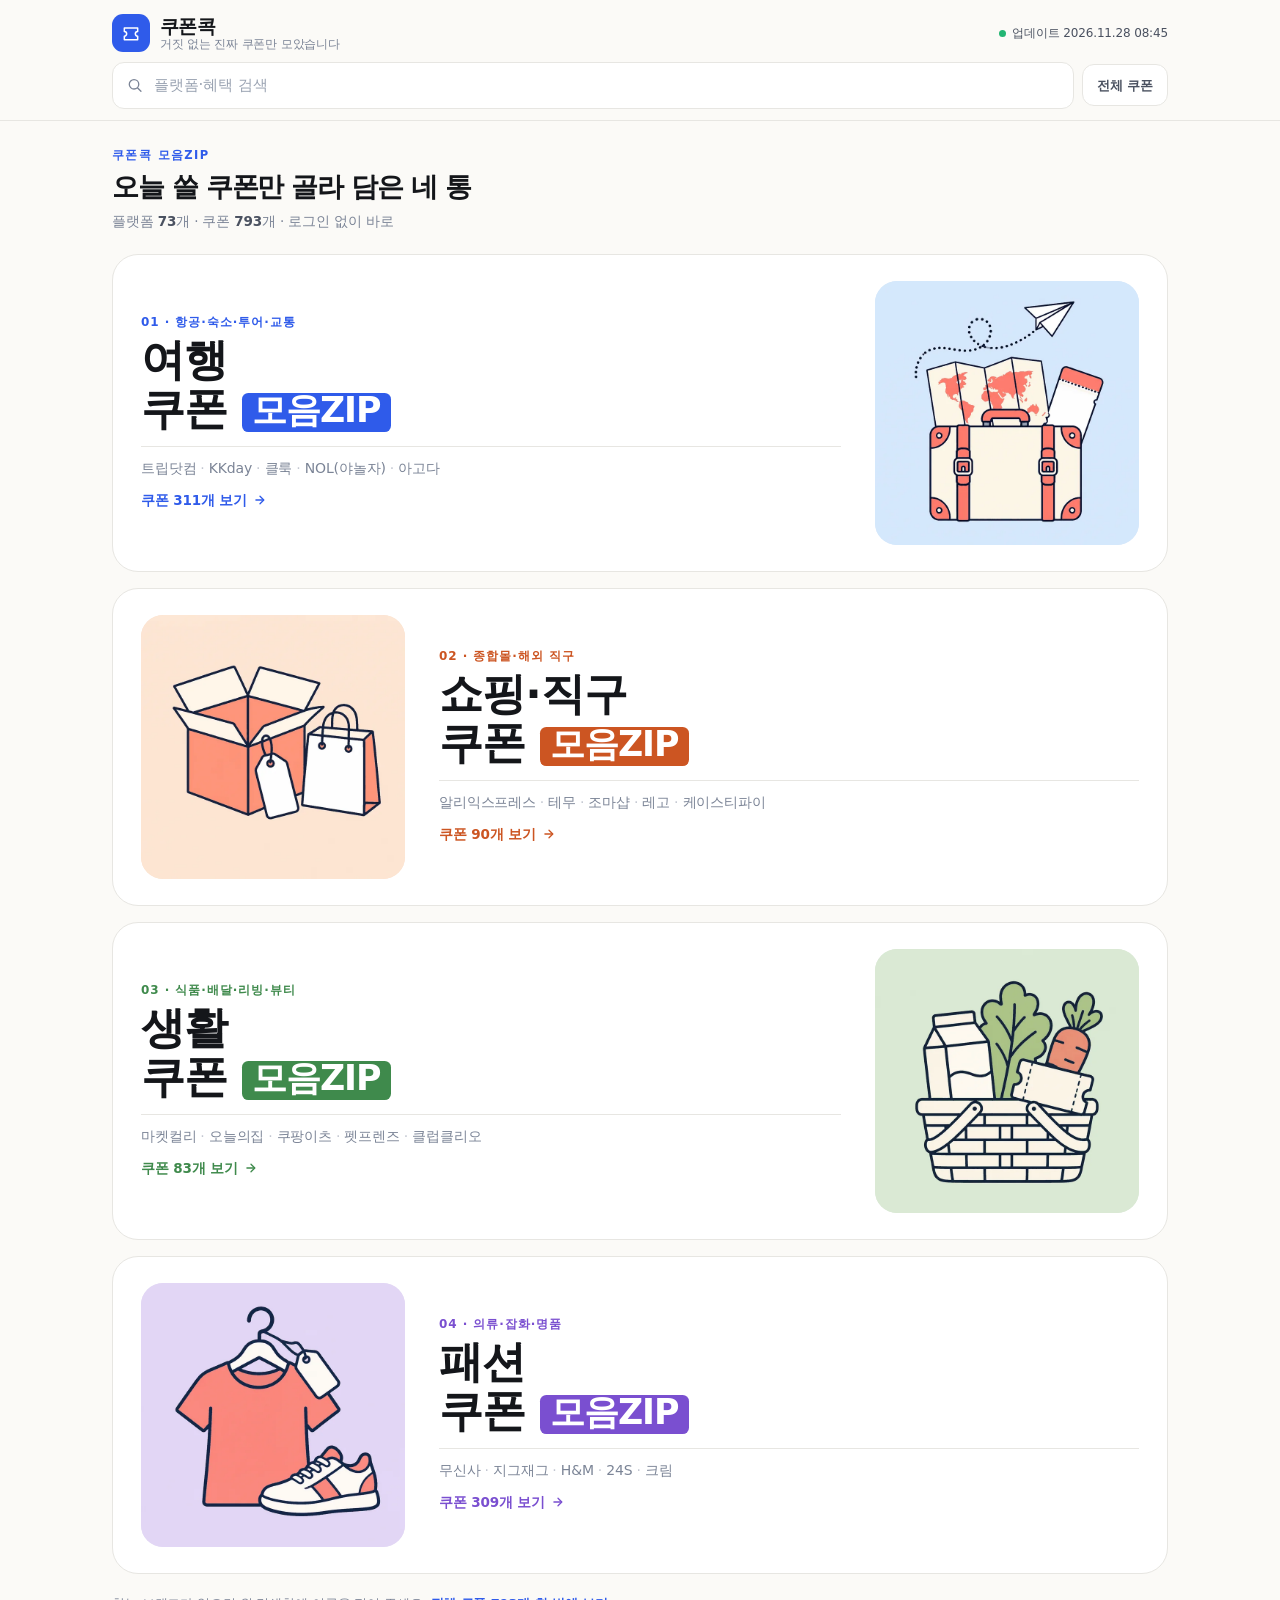
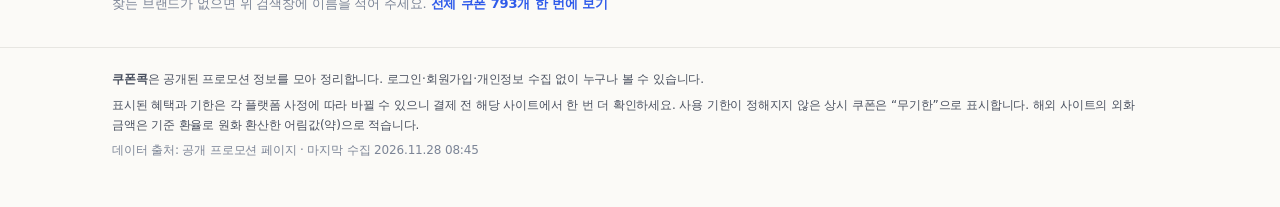
<file: index.html>
<!DOCTYPE html>
<html lang="ko">
<head>
<meta charset="utf-8">
<meta name="viewport" content="width=device-width, initial-scale=1">
<title>쿠폰콕 — 조건 맞춘 할인코드·전용 링크 모음</title>
<meta name="description" content="쿠폰콕 - 여행·쇼핑·생활·패션 쿠폰을 모음ZIP 네 통에 담았습니다. 트립닷컴·알리익스프레스·마켓컬리 등 73개 플랫폼의 할인코드와 전용 링크를 로그인 없이 조건별로 확인하세요.">
<meta name="keywords" content="쿠폰콕, 할인코드, 프로모션 코드, 전용 링크, 할인쿠폰, 트립닷컴 할인코드, 알리익스프레스 쿠폰, 클룩 할인코드">
<meta name="robots" content="index, follow">
<link rel="canonical" href="https://gubin0425k-a11y.github.io/couponkok/">

<meta property="og:type" content="website">
<meta property="og:title" content="쿠폰콕 — 조건 맞춘 할인코드·전용 링크 모음">
<meta property="og:description" content="여행·쇼핑·생활·패션 쿠폰을 모음ZIP 네 통에. 73개 플랫폼의 할인코드와 전용 링크를 조건별로 모았습니다.">
<meta property="og:url" content="https://gubin0425k-a11y.github.io/couponkok/">
<meta property="og:site_name" content="쿠폰콕">
<meta property="og:locale" content="ko_KR">
<meta property="og:image" content="https://gubin0425k-a11y.github.io/couponkok/og-image.png">
<meta property="og:image:width" content="1200">
<meta property="og:image:height" content="630">
<meta property="og:image:type" content="image/png">
<meta property="og:image:alt" content="쿠폰콕 — 할인 쿠폰과 퍼센트 배지 일러스트">

<meta name="twitter:card" content="summary_large_image">
<meta name="twitter:image" content="https://gubin0425k-a11y.github.io/couponkok/og-image.png">
<meta name="twitter:title" content="쿠폰콕 — 조건 맞춘 할인코드·전용 링크 모음">
<meta name="twitter:description" content="여행·쇼핑·생활·패션 쿠폰을 모음ZIP 네 통에. 73개 플랫폼의 할인코드와 전용 링크를 조건별로 모았습니다.">
<meta name="twitter:image:alt" content="쿠폰콕 — 할인 쿠폰과 퍼센트 배지 일러스트">

<link rel="stylesheet" href="./styles.css?v=20261124e">
<link rel="preload" as="image" href="./assets/zip-travel.webp" type="image/webp">
<link rel="icon" href="data:image/svg+xml,%3Csvg xmlns='http://www.w3.org/2000/svg' viewBox='0 0 64 64'%3E%3Crect width='64' height='64' rx='14' fill='%232f5bea'/%3E%3Cpath d='M18 22h28v8a6 6 0 0 0 0 12v8H18v-8a6 6 0 0 0 0-12z' fill='none' stroke='white' stroke-width='4' stroke-linejoin='round'/%3E%3C/svg%3E">
<script type="application/ld+json">
{
  "@context": "https://schema.org",
  "@type": "WebSite",
  "name": "쿠폰콕",
  "url": "https://gubin0425k-a11y.github.io/couponkok/",
  "description": "여행·쇼핑·생활·패션 쿠폰을 모음ZIP 네 통에 담은 조건부 쿠폰 모음. 로그인 없이 확인.",
  "inLanguage": "ko-KR"
}
</script>
</head>
<body>
<a class="skip" href="#main">쿠폰 목록으로 바로가기</a>

<header class="site-header">
  <div class="wrap header-inner">
    <a class="brand" href="#/" aria-label="쿠폰콕 첫 화면">
      <span class="brand-mark" aria-hidden="true">
        <svg viewBox="0 0 24 24" width="20" height="20"><path d="M4 6h16v4.2a2.8 2.8 0 0 0 0 5.6V20H4v-4.2a2.8 2.8 0 0 0 0-5.6Z" fill="none" stroke="currentColor" stroke-width="1.8" stroke-linejoin="round"/></svg>
      </span>
      <span class="brand-text">
        <span class="brand-name">쿠폰콕</span>
        <span class="brand-sub">거짓 없는 진짜 쿠폰만 모았습니다</span>
      </span>
    </a>
    <div class="header-meta">
      <span class="dot" id="status-dot" aria-hidden="true"></span>
      <span id="updated">불러오는 중…</span>
    </div>
  </div>

  <div class="wrap searchbar">
    <label class="search">
      <svg viewBox="0 0 24 24" width="18" height="18" aria-hidden="true"><circle cx="11" cy="11" r="6.5" fill="none" stroke="currentColor" stroke-width="1.8"/><path d="m16 16 4.5 4.5" stroke="currentColor" stroke-width="1.8" stroke-linecap="round"/></svg>
      <input id="search" type="search" placeholder="플랫폼·혜택 검색" autocomplete="off" aria-label="쿠폰 검색">
    </label>
    <a class="ghost-btn" href="#/all" id="all-btn">전체 쿠폰</a>
  </div>
</header>

<main id="main">
  <section class="home wrap" id="home" aria-labelledby="home-title">
    <div class="home-intro">
      <p class="eyebrow">쿠폰콕 모음ZIP</p>
      <h1 class="home-title" id="home-title">오늘 쓸 쿠폰만 골라 담은 네 통</h1>
      <p class="home-sub" id="home-sub">플랫폼 <b id="stat-platforms">-</b>개 · 쿠폰 <b id="stat-coupons">-</b>개 · 로그인 없이 바로</p>
    </div>
    <div class="zip-list" id="zip-list"></div>
    <p class="home-foot">찾는 브랜드가 없으면 위 검색창에 이름을 적어 주세요. <a href="#/all">전체 쿠폰 792개 한 번에 보기</a></p>
  </section>

  <section class="results" id="results" hidden aria-labelledby="view-title">
    <div class="wrap">
      <div class="results-head">
        <button class="back" id="back-btn" type="button" aria-label="모음ZIP 첫 화면으로 돌아가기">
          <svg viewBox="0 0 24 24" width="18" height="18" aria-hidden="true"><path d="M15 5l-7 7 7 7" fill="none" stroke="currentColor" stroke-width="2.1" stroke-linecap="round" stroke-linejoin="round"/></svg>
        </button>
        <div class="results-title">
          <h2 id="view-title">쿠폰</h2>
          <p id="view-sub">-</p>
        </div>
        <p class="count" id="count" aria-live="polite"></p>
      </div>
      <div class="chips" id="type-chips" aria-label="쿠폰 유형 선택"></div>
      <div class="chips subtle" id="platform-chips" aria-label="플랫폼 선택"></div>
    </div>
    <div class="wrap list" id="content"></div>
    <p class="empty" id="empty" hidden>조건에 맞는 쿠폰이 없습니다. 검색어나 유형을 바꿔 보세요.</p>
  </section>
</main>

<footer class="site-footer">
  <div class="wrap">
    <p><strong>쿠폰콕</strong>은 공개된 프로모션 정보를 모아 정리합니다. 로그인·회원가입·개인정보 수집 없이 누구나 볼 수 있습니다.</p>
    <p>표시된 혜택과 기한은 각 플랫폼 사정에 따라 바뀔 수 있으니 결제 전 해당 사이트에서 한 번 더 확인하세요. 사용 기한이 정해지지 않은 상시 쿠폰은 “무기한”으로 표시합니다. 해외 사이트의 외화 금액은 기준 환율로 원화 환산한 어림값(약)으로 적습니다.</p>
    <p class="muted">데이터 출처: 공개 프로모션 페이지 · 마지막 수집 <span id="updated-foot">-</span></p>
  </div>
</footer>

<div class="notice" id="notice" role="dialog" aria-modal="true" aria-labelledby="notice-text" aria-describedby="notice-sub" hidden>
  <div class="notice-card" role="document">
    <p class="notice-text" id="notice-text">제작자는 이 사이트로 인한 어떠한 사건이든 책임을 지지 않습니다.</p>
    <p class="notice-sub" id="notice-sub">쿠폰과 전용 링크는 각 플랫폼 사정에 따라 바뀔 수 있습니다. 동의하면 다시 묻지 않습니다.</p>
    <div class="notice-actions">
      <button type="button" class="notice-btn decline" id="notice-decline">거부</button>
      <button type="button" class="notice-btn agree" id="notice-agree">동의</button>
    </div>
  </div>
</div>

<div class="toast" id="toast" role="status" aria-live="polite"></div>
<script src="./app.js?v=20261124e" defer></script>
</body>
</html>
</file>
<file: styles.css>
:root {
  --ink: #14161a;
  --ink-2: #4a5160;
  --muted: #7b8496;
  --line: #e7e6e2;
  --bg: #fbfaf7;
  --card: #ffffff;
  --accent: #2f5bea;
  --accent-soft: #eef2ff;
  --radius: 14px;
  --shadow: 0 1px 2px rgba(20, 22, 26, .04), 0 10px 26px rgba(20, 22, 26, .05);
  --pad: clamp(16px, 4vw, 32px);
}

* { box-sizing: border-box; }

/* 가로 스크롤을 만들지 않는다. clip 은 스크롤 컨테이너를 만들지 않아
   위쪽 고정 헤더(sticky)가 그대로 동작하고, 지원하지 않는 브라우저는 hidden 으로 떨어진다. */
html { overflow-x: clip; }
body { overflow-x: hidden; overflow-x: clip; }

html { -webkit-text-size-adjust: 100%; scroll-behavior: smooth; }

body {
  margin: 0;
  background: var(--bg);
  color: var(--ink);
  font-family: "Pretendard", "Pretendard Variable", -apple-system, BlinkMacSystemFont,
    "Apple SD Gothic Neo", "Malgun Gothic", "Noto Sans KR", system-ui, sans-serif;
  font-size: 15px;
  line-height: 1.5;
  letter-spacing: -0.01em;
  -webkit-font-smoothing: antialiased;
}

img, svg { max-width: 100%; }
[hidden] { display: none !important; }

.wrap {
  width: 100%;
  max-width: min(1120px, 100%);
  padding-inline: var(--pad);
  margin-inline: auto;
}

.skip {
  position: absolute; left: -9999px; top: 0; padding: 10px 16px;
  background: var(--ink); color: #fff; border-radius: 0 0 8px 0; z-index: 50;
}
.skip:focus { left: 0; }

/* ---------- header ---------- */
.site-header {
  position: sticky; top: 0; z-index: 20;
  background: rgba(251, 250, 247, .93);
  -webkit-backdrop-filter: saturate(180%) blur(12px);
  backdrop-filter: saturate(180%) blur(12px);
  border-bottom: 1px solid var(--line);
}
.header-inner {
  display: flex; align-items: center; justify-content: space-between;
  gap: 12px; padding-block: 11px 9px;
}
.brand {
  display: inline-flex; align-items: center; gap: 10px;
  text-decoration: none; color: inherit; min-width: 0;
}
.brand-mark {
  display: grid; place-items: center; flex: none;
  width: 34px; height: 34px; border-radius: 10px;
  background: var(--accent); color: #fff;
}
.brand-text { display: flex; flex-direction: column; min-width: 0; }
.brand-name { font-size: 17px; font-weight: 900; letter-spacing: -0.03em; line-height: 1.2; }
.brand-sub { font-size: 11.5px; color: var(--muted); line-height: 1.2; white-space: nowrap; }
.header-meta {
  display: flex; align-items: center; gap: 6px;
  font-size: 12px; color: var(--ink-2); white-space: nowrap; flex: none;
}
.dot { width: 7px; height: 7px; border-radius: 50%; background: #22b573; flex: none; }

.searchbar {
  display: flex; align-items: center; gap: 8px;
  padding-bottom: 11px;
}
.search {
  flex: 1 1 auto; min-width: 0; display: flex; align-items: center; gap: 8px;
  background: var(--card); border: 1px solid var(--line);
  border-radius: 12px; padding: 10px 13px; color: var(--muted);
  transition: border-color .15s, box-shadow .15s;
}
.search:focus-within { border-color: #b9c6f7; box-shadow: 0 0 0 3px var(--accent-soft); }
.search input {
  border: 0; outline: 0; background: transparent;
  width: 100%; min-width: 0; font: inherit; color: var(--ink);
}
.search input::placeholder { color: #9aa3b2; }
.ghost-btn {
  flex: none; display: inline-flex; align-items: center;
  height: 42px; padding-inline: 14px; border-radius: 12px;
  border: 1px solid var(--line); background: var(--card);
  color: var(--ink-2); text-decoration: none;
  font-size: 13px; font-weight: 700; white-space: nowrap;
  transition: border-color .12s, color .12s, background .12s;
}
.ghost-btn:hover { border-color: #cdd2dc; color: var(--ink); background: #fdfdff; }

/* ---------- home: 모음ZIP ---------- */
.home { padding-block: clamp(14px, 3vw, 26px) 8px; }

.home-intro { margin-bottom: clamp(14px, 3vw, 22px); }
.eyebrow {
  margin: 0 0 6px; font-size: 11.5px; font-weight: 800;
  letter-spacing: .12em; color: var(--accent); text-transform: uppercase;
}
.home-title {
  margin: 0; font-size: clamp(19px, 4.6vw, 27px); font-weight: 900;
  letter-spacing: -0.045em; line-height: 1.28; word-break: keep-all;
}
.home-sub { margin: 7px 0 0; font-size: clamp(12px, 3vw, 13.5px); color: var(--muted); }
.home-sub b { color: var(--ink-2); font-weight: 700; }

.zip-list {
  display: grid; gap: clamp(10px, 2.4vw, 16px);
}

.zip-card {
  --tone: #eef2ff;
  --zip-accent: var(--accent);
  display: grid;
  grid-template-columns: minmax(0, 1fr) clamp(120px, 32vw, 200px);
  align-items: center;
  gap: clamp(12px, 3.2vw, 34px);
  padding: clamp(13px, 2.6vw, 22px);
  border: 1px solid var(--line);
  border-radius: clamp(18px, 4.2vw, 26px);
  background: var(--card);
  color: inherit; text-decoration: none;
  transition: transform .18s ease, box-shadow .18s ease, border-color .18s ease;
}
.zip-card.flip { grid-template-columns: clamp(120px, 32vw, 200px) minmax(0, 1fr); }
.zip-card.flip .zip-art { order: -1; }
.zip-card:hover {
  transform: translateY(-2px);
  box-shadow: var(--shadow);
  border-color: #dcdbe6;
}
.zip-card:focus-visible { outline: 3px solid rgba(47, 91, 234, .45); outline-offset: 3px; }

.zip-text { min-width: 0; }
.zip-kicker {
  display: block; margin: 0 0 7px;
  font-size: clamp(10px, 2.5vw, 11.5px); font-weight: 800;
  letter-spacing: .08em; color: var(--zip-accent);
  overflow: hidden; text-overflow: ellipsis; white-space: nowrap;
}
.zip-title { margin: 0; font-weight: 900; letter-spacing: -0.05em; line-height: 1.02; }
.zip-title .line {
  display: block;
  font-size: clamp(23px, 6.3vw, 34px);
  word-break: keep-all;
}
.zip-title .line2 { margin-top: 4px; }
.zip-title .zipword {
  display: inline-block;
  font-size: .8em;
  background: var(--zip-accent); color: #fff;
  padding: 0 .3em .1em; border-radius: .18em;
  letter-spacing: -0.03em;
  vertical-align: .06em;
}
.zip-brands {
  margin: clamp(10px, 2.2vw, 14px) 0 0;
  padding-top: clamp(8px, 1.8vw, 11px);
  border-top: 1px solid var(--line);
  font-size: clamp(11px, 2.8vw, 13px);
  line-height: 1.55; color: var(--muted);
  word-break: keep-all;
}
.zip-brands > span { white-space: nowrap; }
.zip-brands > span::after { content: "·"; color: #c3c7d1; margin: 0 .3em 0 .28em; }
.zip-brands > span:last-child::after { content: ""; margin: 0; }
.zip-cta {
  display: inline-flex; align-items: center; gap: 6px;
  margin-top: clamp(8px, 1.8vw, 11px);
  font-size: clamp(11.5px, 2.9vw, 13px); font-weight: 800;
  color: var(--zip-accent);
}
.zip-cta svg { width: 14px; height: 14px; flex: none; }

.zip-art picture { display: block; width: 100%; height: 100%; }
.zip-art {
  width: 100%; aspect-ratio: 1 / 1;
  border-radius: clamp(14px, 3.4vw, 22px);
  overflow: hidden;
  background: var(--tone);
  line-height: 0;
}
.zip-art img {
  width: 100%; height: 100%;
  aspect-ratio: 1 / 1;
  object-fit: contain;
  display: block;
}

.home-foot {
  margin: clamp(14px, 3vw, 20px) 0 0;
  font-size: clamp(11.5px, 2.9vw, 13px);
  color: var(--muted); word-break: keep-all;
}
.home-foot a { color: var(--accent); font-weight: 700; text-decoration: none; }
.home-foot a:hover { text-decoration: underline; }

/* ---------- results ---------- */
.results { padding-top: clamp(12px, 2.6vw, 18px); }
.results-head {
  display: flex; align-items: center; gap: 10px;
  padding-bottom: 12px;
}
.back {
  flex: none; width: 38px; height: 38px; display: grid; place-items: center;
  border: 1px solid var(--line); border-radius: 11px;
  background: var(--card); color: var(--ink); cursor: pointer;
  transition: border-color .12s, background .12s;
}
.back:hover { border-color: #cdd2dc; background: #fdfdff; }
.results-title { min-width: 0; }
.results-title h2 {
  margin: 0; font-size: clamp(16px, 4vw, 20px); font-weight: 900; letter-spacing: -0.035em;
  overflow: hidden; text-overflow: ellipsis; white-space: nowrap;
}
.results-title p { margin: 1px 0 0; font-size: 12px; color: var(--muted); }
.count {
  margin: 0 0 0 auto; padding-left: 8px;
  font-size: 12.5px; color: var(--ink-2); white-space: nowrap; flex: none;
}
.count b { color: var(--ink); }

.chips {
  display: flex; gap: 6px; overflow-x: auto;
  padding-bottom: 8px; scrollbar-width: none;
  -webkit-overflow-scrolling: touch;
}
.chips::-webkit-scrollbar { display: none; }
.chips.subtle { padding-bottom: 10px; border-bottom: 1px solid var(--line); }
.chip {
  flex: none; display: inline-flex; align-items: center; gap: 5px;
  border: 1px solid var(--line); background: var(--card); color: var(--ink-2);
  font: inherit; font-size: 12.5px; font-weight: 700;
  padding: 6px 11px; border-radius: 999px; cursor: pointer;
  transition: background .12s, border-color .12s, color .12s;
}
.chip:hover { border-color: #cdd2dc; color: var(--ink); }
.chip em { font-style: normal; font-size: 11px; color: var(--muted); font-weight: 700; }
.chip[aria-pressed="true"] {
  background: var(--accent-soft); border-color: #c7d3fb; color: var(--accent);
}
.chip[aria-pressed="true"] em { color: #6d84d8; }
.chips.subtle .chip { background: #f6f6f9; border-color: transparent; font-weight: 600; }
.chips.subtle .chip[aria-pressed="true"] { background: var(--ink); color: #fff; }
.chips.subtle .chip[aria-pressed="true"] em { color: rgba(255,255,255,.7); }

/* ---------- listings ---------- */
.list { padding-bottom: 8px; }

.platform-group { margin-bottom: 32px; }
.platform-head {
  display: flex; align-items: baseline; gap: 8px;
  margin: 0 0 11px; padding-bottom: 9px; border-bottom: 1px solid var(--line);
  flex-wrap: wrap;
}
.platform-head h2 {
  margin: 0; font-size: 16px; font-weight: 900; letter-spacing: -0.03em;
  min-width: 0; overflow-wrap: anywhere;
}
.platform-head .cat { font-size: 11.5px; color: var(--muted); }
.platform-head .num { margin-left: auto; font-size: 12px; color: var(--muted); }
.platform-head .filter-link {
  border: 0; background: transparent; color: var(--accent);
  font: inherit; font-size: 12px; font-weight: 700; cursor: pointer; padding: 0;
}

.grid {
  display: grid; gap: 10px;
  grid-template-columns: repeat(auto-fill, minmax(min(100%, 300px), 1fr));
}

.card {
  display: flex; flex-direction: column; min-width: 0;
  background: var(--card); border: 1px solid var(--line);
  border-radius: var(--radius); padding: 14px 15px 13px;
}
.card-top { display: flex; align-items: center; gap: 6px; margin-bottom: 8px; flex-wrap: wrap; }
.badge {
  font-size: 11px; font-weight: 800; letter-spacing: -0.01em;
  padding: 3px 8px; border-radius: 6px; white-space: nowrap;
}
.badge.code   { background: #eaf1ff; color: #2350d8; }
.badge.link   { background: #f1ecff; color: #6b41d6; }
.badge.card   { background: #e8f8f0; color: #0f7a4d; }
.badge.signup { background: #fff1e4; color: #b25a09; }
.badge.member { background: #e7f6f6; color: #106c6c; }
.section-tag {
  font-size: 11px; color: var(--muted); min-width: 0;
  overflow: hidden; text-overflow: ellipsis; white-space: nowrap;
}
.card h3 {
  margin: 0 0 7px; font-size: 15px; font-weight: 800; line-height: 1.42;
  letter-spacing: -0.025em; word-break: keep-all;
  overflow-wrap: anywhere;
}
.cond { margin: -2px 0 8px; font-size: 12.5px; color: var(--ink-2); word-break: keep-all; }

.rows { display: grid; gap: 7px; margin: 2px 0 12px; }
.row { display: grid; grid-template-columns: 52px minmax(0, 1fr); gap: 8px; font-size: 13px; }
.row dt { color: var(--muted); font-weight: 700; font-size: 11.5px; padding-top: 2px; }
.row dd { margin: 0; color: var(--ink-2); min-width: 0; overflow-wrap: anywhere; }
.row dd.clamp2 {
  display: -webkit-box; -webkit-line-clamp: 2; -webkit-box-orient: vertical; overflow: hidden;
}
.row.expiry dd { font-weight: 700; color: var(--ink); }
.row.expiry dd.none { font-weight: 500; color: var(--muted); }

.card-foot { margin-top: auto; display: flex; align-items: center; gap: 8px; flex-wrap: wrap; }

.code-box {
  display: inline-flex; align-items: center;
  border: 1px dashed #c8cee0; border-radius: 9px; background: #fbfcff;
  overflow: hidden; flex: 0 1 auto; max-width: 100%;
}
.code-box code {
  font-family: ui-monospace, SFMono-Regular, "SF Mono", Menlo, monospace;
  font-size: 12px; font-weight: 700; letter-spacing: .02em;
  padding: 7px 9px; color: #1c2a52; white-space: nowrap;
  overflow: hidden; text-overflow: ellipsis; max-width: 130px;
}
.copy {
  border: 0; border-left: 1px dashed #c8cee0; background: #fff;
  color: var(--ink-2); cursor: pointer; padding: 7px 9px; display: grid; place-items: center;
}
.copy:hover { color: var(--accent); background: var(--accent-soft); }
.copy svg { width: 14px; height: 14px; }

.go {
  margin-left: auto; display: inline-flex; align-items: center; gap: 5px;
  background: var(--accent); color: #fff; text-decoration: none;
  font-size: 12.5px; font-weight: 800; padding: 8px 12px; border-radius: 9px;
  white-space: nowrap; transition: filter .12s;
}
.go:hover { filter: brightness(1.08); }
.go svg { width: 13px; height: 13px; opacity: .9; }
.card.no-code .go { margin-left: 0; flex: 1; justify-content: center; }

.empty { text-align: center; color: var(--muted); padding: 56px 0; font-size: 13.5px; }

/* ---------- 면책 동의 모달 ---------- */
.notice {
  position: fixed; inset: 0; z-index: 40;
  display: flex; align-items: center; justify-content: center;
  padding: 20px;
  background: rgba(12, 14, 18, .55);
  -webkit-backdrop-filter: blur(8px);
  backdrop-filter: blur(8px);
  animation: notice-fade .16s ease-out;
}
.notice[hidden] { display: none; }
@keyframes notice-fade { from { opacity: 0; } to { opacity: 1; } }

.notice-card {
  width: min(420px, 100%);
  background: #fff; border-radius: 18px;
  padding: 26px 22px 20px;
  box-shadow: 0 24px 60px rgba(8, 10, 16, .28), 0 2px 6px rgba(8, 10, 16, .12);
  animation: notice-rise .18s ease-out;
}
@keyframes notice-rise { from { transform: translateY(10px) scale(.985); opacity: 0; } to { transform: none; opacity: 1; } }

.notice-text {
  margin: 0 0 10px;
  font-weight: 700; color: #111;
  font-size: 17px; line-height: 1.45; letter-spacing: -0.02em;
  text-align: center; word-break: keep-all;
}
.notice-sub {
  margin: 0 0 20px;
  font-size: 12.5px; color: #6b7280; line-height: 1.55;
  text-align: center; word-break: keep-all;
}
.notice-actions { display: flex; gap: 10px; }
.notice-btn {
  flex: 1; font: inherit; font-size: 14.5px; font-weight: 700;
  padding: 12px 16px; border-radius: 11px; cursor: pointer;
  border: 1px solid transparent;
  transition: background .12s, border-color .12s, filter .12s;
}
.notice-btn.decline { background: #eef0f4; color: #4a5160; border-color: #e2e5eb; }
.notice-btn.decline:hover { background: #e5e8ee; }
.notice-btn.agree { background: #f97316; color: #fff; box-shadow: 0 4px 12px rgba(249, 115, 22, .28); }
.notice-btn.agree:hover { filter: brightness(1.06); }
.notice-btn:focus-visible { outline: 3px solid rgba(47, 91, 234, .35); outline-offset: 2px; }

.toast {
  position: fixed; left: 50%; bottom: 24px; transform: translate(-50%, 14px);
  background: rgba(20, 22, 26, .93); color: #fff; font-size: 13px; font-weight: 600;
  padding: 10px 16px; border-radius: 10px; opacity: 0; pointer-events: none;
  transition: opacity .18s, transform .18s; z-index: 30;
  max-width: calc(100% - 32px); text-align: center;
}
.toast.show { opacity: 1; transform: translate(-50%, 0); }

/* ---------- footer ---------- */
.site-footer {
  border-top: 1px solid var(--line); margin-top: 26px; padding: 22px 0 40px;
  color: var(--ink-2); font-size: 12px; line-height: 1.65;
}
.site-footer p { margin: 0 0 6px; word-break: keep-all; }
.site-footer .muted { color: var(--muted); }

@media (max-width: 720px) {
  body { font-size: 14.5px; }
  .brand-sub { display: none; }
  .header-meta { font-size: 11px; }
  .row { grid-template-columns: 46px minmax(0, 1fr); }
}

@media (max-width: 380px) {
  .zip-card { grid-template-columns: minmax(0, 1fr) clamp(100px, 29vw, 120px); gap: 10px; }
  .zip-card.flip { grid-template-columns: clamp(100px, 29vw, 120px) minmax(0, 1fr); }
  .zip-title .line { font-size: 24px; }
  .ghost-btn { padding-inline: 11px; font-size: 12px; }
}

@media (min-width: 900px) {
  .header-inner { padding-block: 14px 10px; }
  .brand-name { font-size: 19px; }
  .brand-mark { width: 38px; height: 38px; border-radius: 11px; }
  .zip-card { grid-template-columns: minmax(0, 1fr) 264px; padding: 26px 28px; }
  .zip-card.flip { grid-template-columns: 264px minmax(0, 1fr); }
  .zip-title .line { font-size: clamp(34px, 3.4vw, 54px); }
  .zip-brands { font-size: 14px; }
  .zip-kicker { font-size: 12px; }
  .zip-cta { font-size: 13.5px; }
}

@media (prefers-reduced-motion: reduce) {
  * { animation: none !important; transition: none !important; scroll-behavior: auto !important; }
}
</file>
